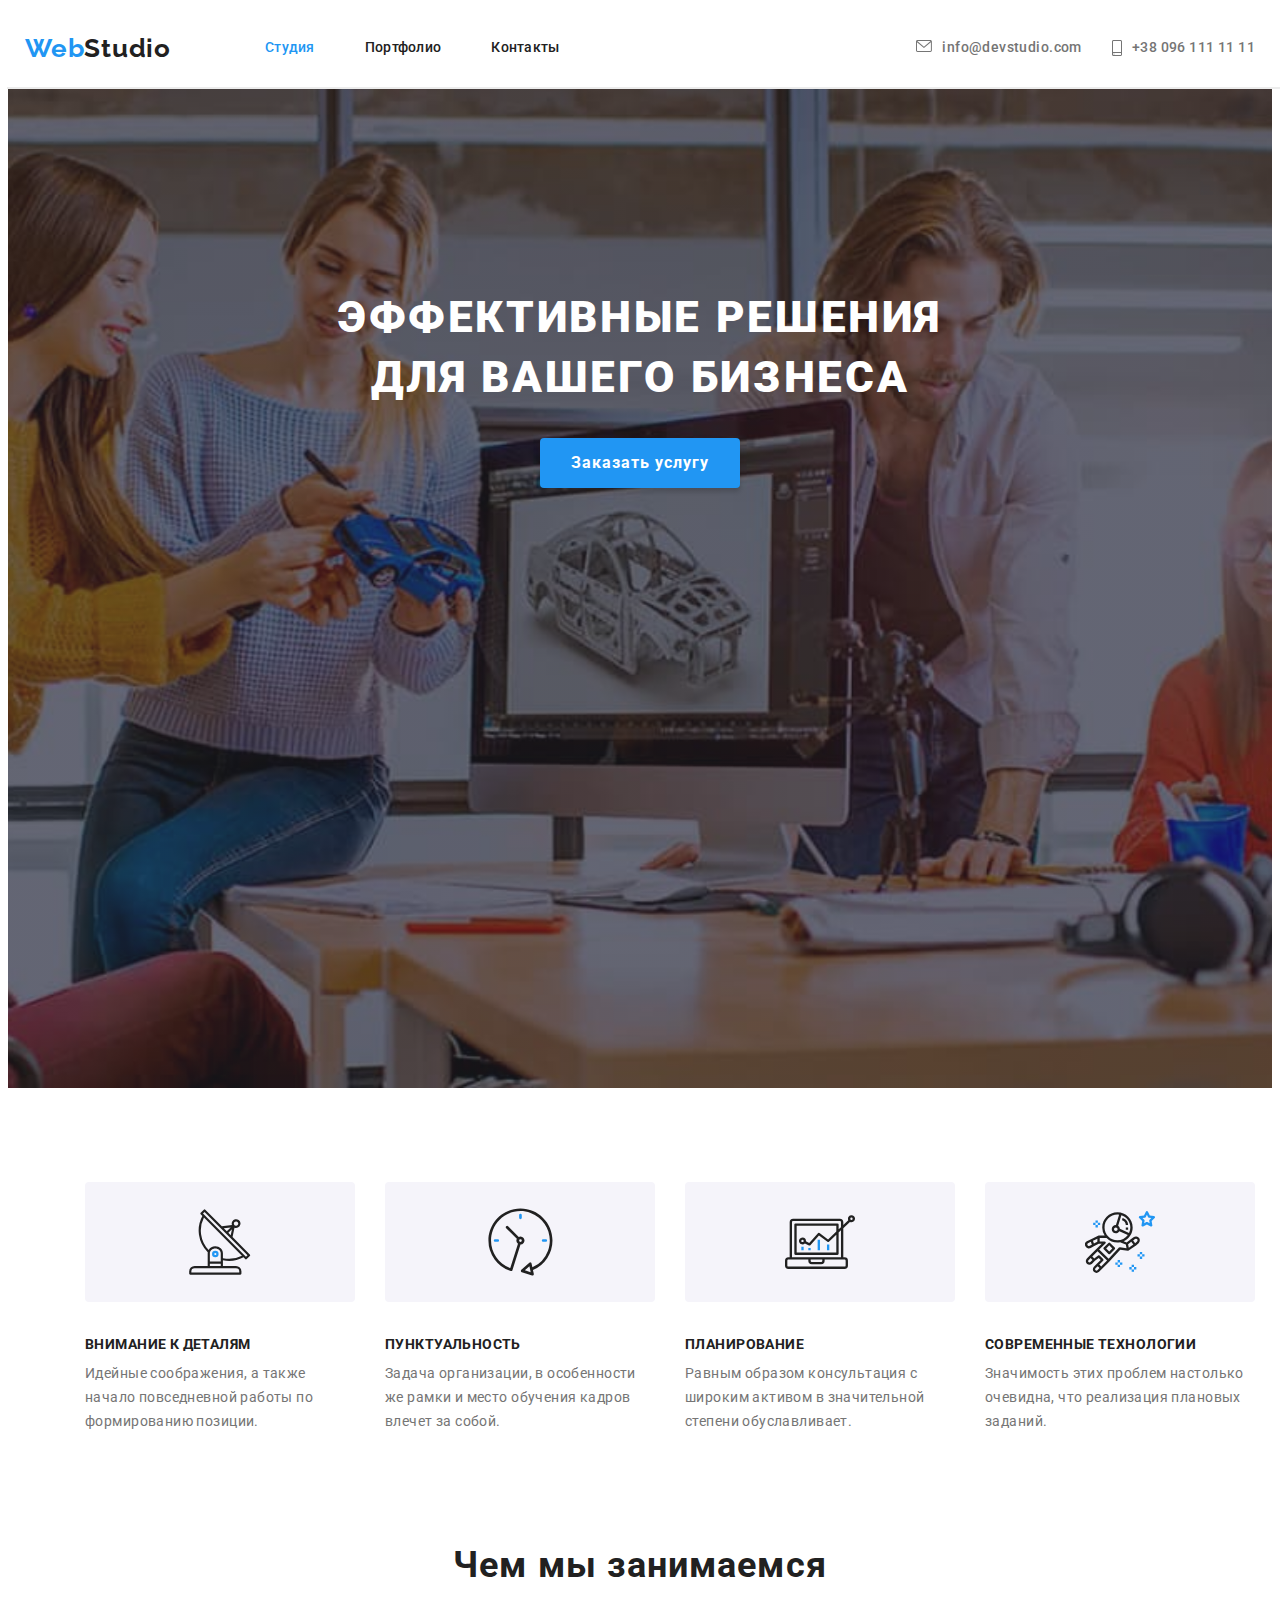
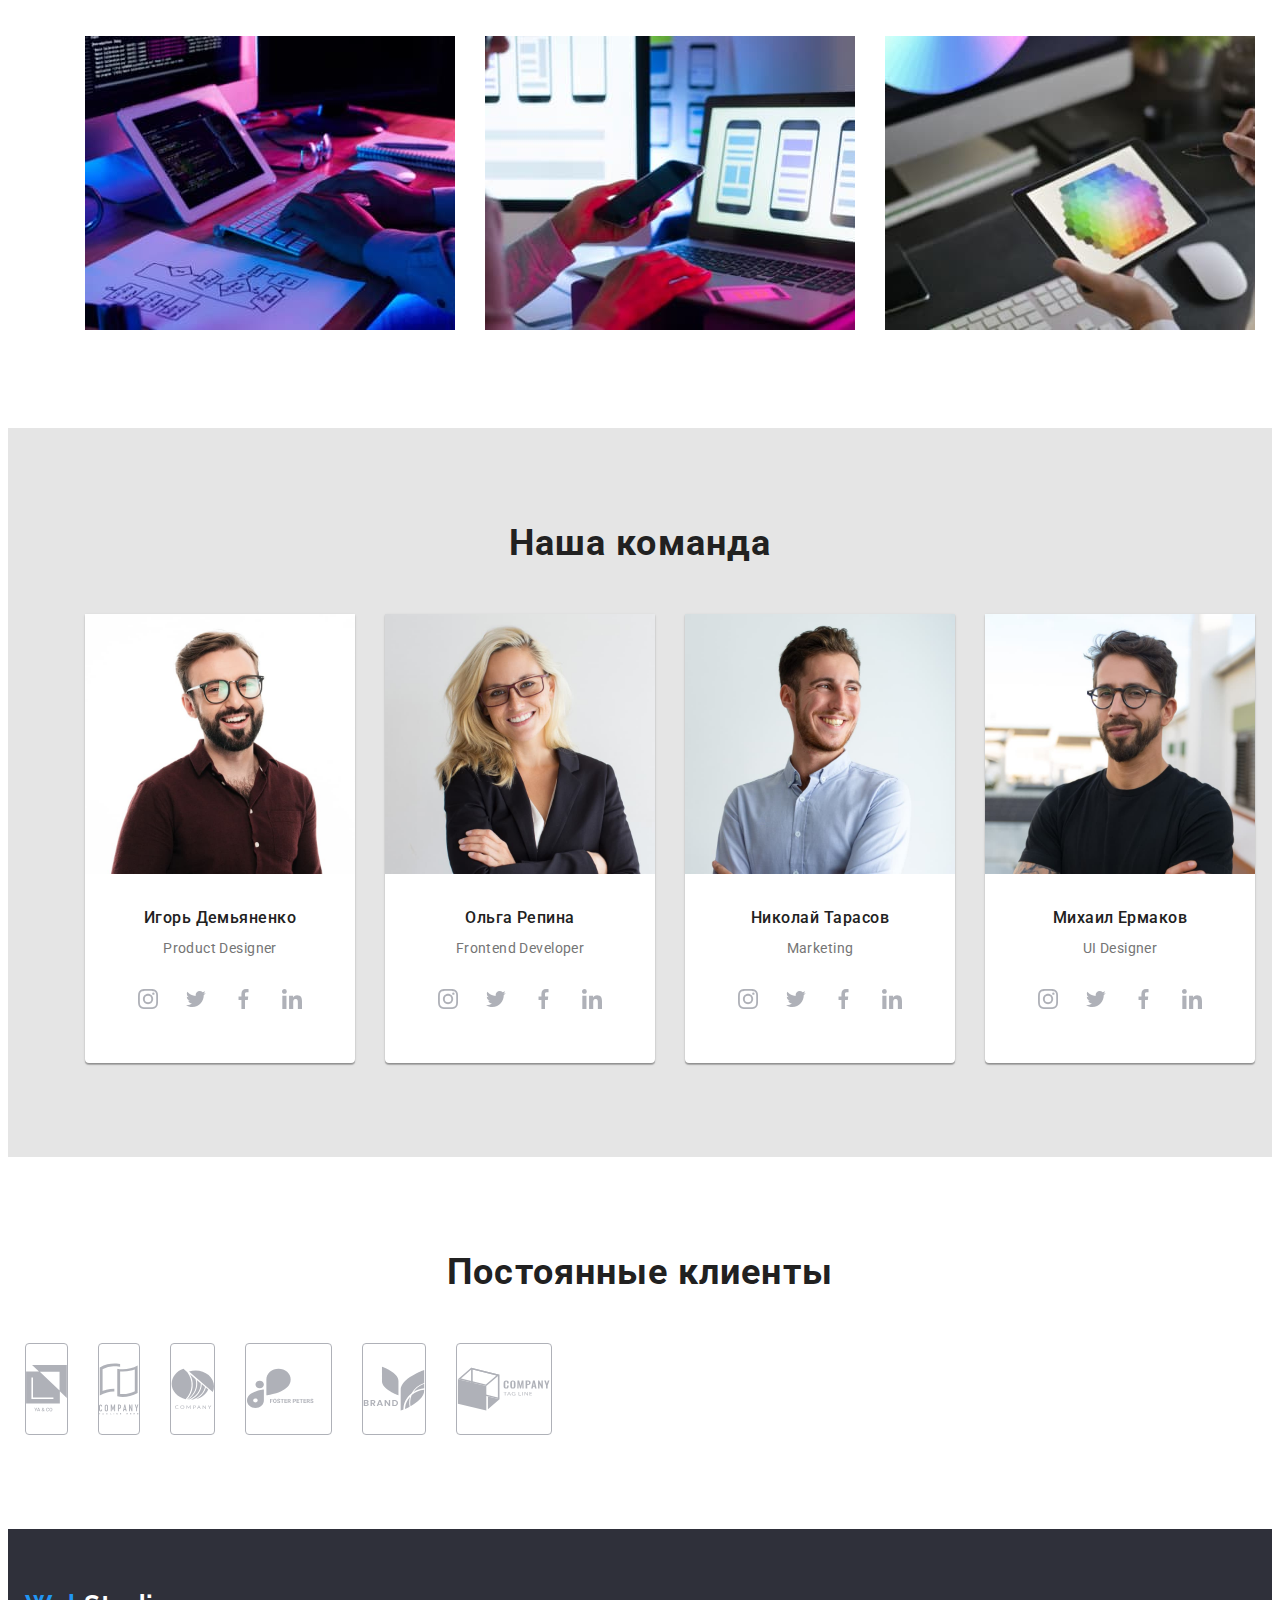
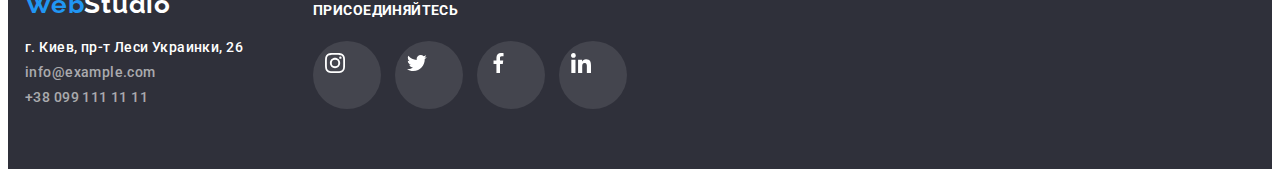
<file: index.html>
<!DOCTYPE html>
<html lang="en">

<head>
    <meta charset="UTF-8">
    <meta http-equiv="X-UA-Compatible" content="IE=edge">
    <meta name="viewport" content="width=device-width, initial-scale=1.0">
    <title>markup-hw-04</title>
    <link rel="stylesheet" href="https://cdnjs.cloudflare.com/ajax/libs/modern-normalize/1.1.0/modern-normalize.min.css"
        integrity="sha512-wpPYUAdjBVSE4KJnH1VR1HeZfpl1ub8YT/NKx4PuQ5NmX2tKuGu6U/JRp5y+Y8XG2tV+wKQpNHVUX03MfMFn9Q=="
        crossorigin="anonymous" referrerpolicy="no-referrer" />
    <link rel="preconnect" href="https://fonts.googleapis.com">
    <link rel="preconnect" href="https://fonts.gstatic.com" crossorigin>
    <link
        href="https://fonts.googleapis.com/css2?family=Raleway:wght@700&family=Roboto:wght@400;500;700;900&display=swap"
        rel="stylesheet">
    <link rel="stylesheet" href="./css/styles.css">
</head>

<body>
    <!--Хэд с навигацией-->
    <header class="page-header">
        <div class="container content no-mb">
            <nav class="head-nav">
                <a href="./index.html" class="logo"><span>Web</span>Studio</a>
                <ul class="site-nav list">
                    <li><a href="./index.html" class="link current">Студия</a></li>
                    <li><a href="./portfolio.html" class="link">Портфолио</a></li>
                    <li><a href="" class="link">Контакты</a></li>
                </ul>
            </nav>
            <ul class="contact-link">
                <li>
                    <a href="mailto:info@devstudio.com" class="contact">
                        <!-- <div class="svg-icon"> -->
                            <svg class="svgicon" width="16" height="12">
                                <use href="./images/symbol-defs.svg#icon-envelope-hover"></use>
                            </svg>
                        <!-- </div> -->
                        info@devstudio.com
                    </a>
                </li>
                <li>
                    <a href="totel:+380961111111" class="contact">
                        <!-- <div class="svg-icon"> -->
                            <svg class="svgicon" width="10" height="16">
                                <use href="./images/symbol-defs.svg#icon-smartphone"></use>
                            </svg>
                        <!-- </div> -->
                        +38 096 111 11 11
                    </a>
                </li>
            </ul>
        </div>
    </header>
    <!--Уникальное содержание страницы-->
    <main>
        <!--Герой пэйджа-->
        <section class="section hero-list overlay">
            <h1 class="hero-title">Эффективные решения для вашего бизнеса</h1>
            <button type="button" class="button primary">Заказать услугу</button>
        </section>
        <!--Конкурентные преимущества-->
        <section class="section benefits">
            <div class="container content">
                <h2 class="section-title-benefits">Our advantages</h2>
                <ul class="feauter-list">
                    <li class="item">
                        <div class="static-svg">
                            <svg class="static-icon" width="65.32" height="70">
                                <use href="./images/symbol-defs.svg#icon-antenna"></use>
                            </svg>
                        </div>
                        <h3 class="feauter-title">Внимание к деталям</h3>
                        <p class="paragraph">Идейные соображения, а также начало повседневной работы по формированию
                            позиции.</p>
                    </li>
                    <li class="item">
                        <div class="static-svg">
                            <svg class="static-icon" width="66.96" height="70">
                                <use href="./images/symbol-defs.svg#icon-clock"></use>
                            </svg>
                        </div>
                        <h3 class="feauter-title">Пунктуальность</h3>
                        <p class="paragraph">Задача организации, в особенности же рамки и место обучения кадров влечет
                            за собой.</p>
                    </li>
                    <li class="item">
                        <div class="static-svg">
                            <svg class="static-icon" width="70" height="70">
                                <use href="./images/symbol-defs.svg#icon-diagram"></use>
                            </svg>
                        </div>
                        <h3 class="feauter-title">Планирование</h3>
                        <p class="paragraph">Равным образом консультация с широким активом в значительной
                            степени
                            обуславливает.</p>
                    </li>
                    <li class="item">
                        <div class="static-svg">
                            <svg class="static-icon" width="70" height="70">
                                <use href="./images/symbol-defs.svg#icon-astronaut"></use>
                            </svg>
                        </div>
                        <h3 class="feauter-title">Современные технологии</h3>
                        <p class="paragraph">Значимость этих проблем настолько очевидна, что реализация плановых
                            заданий.</p>
                    </li>
                </ul>
            </div>
        </section>
        <!--Наши роботы-->
        <section class="section">
            <div class="container content">
                <h2 class="section-title">Чем мы занимаемся</h2>
                <ul class="work-list">
                    <li class="item">
                        <img src="./images/working-dev-space.jpg" width="370" alt="Repyna's working space">
                    </li>
                    <li class="item">
                        <img src="./images/working-market-place.jpg" width="370" alt="Ermakov's working space">
                    </li>
                    <li class="item">
                        <img src="./images/working-design-place.jpg" width="370" alt="Demyanenko's working space">
                    </li>
                </ul>
            </div>
        </section>
        <!--Команда студии-->
        <section class="section contact-list">
            <div class="container content team-space">
                <h2 class="section-title team">Наша команда</h2>
                <ul class="team-list">
                    <li class="item">
                        <img class="team-photo" src="./images/demyanenko.jpg" width="270" alt="Игорь Демьяненко">
                        <h3 class="team-member">Игорь Демьяненко</h3>
                        <p class="paragraph ">Product Designer</p>
                        <div class="social">
                            <a href="" class="social-link">
                                <svg class="social-icon" width="20" height="20">
                                    <use href="./images/symbol-defs.svg#icon-instagram"></use>
                                </svg>
                            </a>
                            <a href="" class="social-link">
                                <svg class="social-icon" width="20" height="20">
                                    <use href="./images/symbol-defs.svg#icon-twitter"></use>
                                </svg>
                            </a>
                            <a href="" class="social-link">
                                <svg class="social-icon" width="20" height="20">
                                    <use href="./images/symbol-defs.svg#icon-facebook"></use>
                                </svg>
                            </a>
                            <a href="" class="social-link">
                                <svg class="social-icon" width="20" height="20">
                                    <use href="./images/symbol-defs.svg#icon-linkedin"></use>
                                </svg>
                            </a>
                        </div>
                    </li>
                    <li class="item">
                        <img class="team-photo" src="./images/repina.jpg" width="270" alt="Ольга Репина">
                        <h3 class="team-member">Ольга Репина</h3>
                        <p class="paragraph">Frontend Developer</p>
                        <div class="social">
                            <a href="" class="social-link">
                                <svg class="social-icon" width="20" height="20">
                                    <use href="./images/symbol-defs.svg#icon-instagram"></use>
                                </svg>
                            </a>
                            <a href="" class="social-link">
                                <svg class="social-icon" width="20" height="20">
                                    <use href="./images/symbol-defs.svg#icon-twitter"></use>
                                </svg>
                            </a>
                            <a href="" class="social-link">
                                <svg class="social-icon" width="20" height="20">
                                    <use href="./images/symbol-defs.svg#icon-facebook"></use>
                                </svg>
                            </a>
                            <a href="" class="social-link">
                                <svg class="social-icon" width="20" height="20">
                                    <use href="./images/symbol-defs.svg#icon-linkedin"></use>
                                </svg>
                            </a>
                        </div>
                    </li>
                    <li class="item">
                        <img class="team-photo" src="./images/tarasov.jpg" width="270" alt="Николай Тарасов">
                        <h3 class="team-member">Николай Тарасов</h3>
                        <p class="paragraph">Marketing</p>
                        <div class="social">
                            <a href="" class="social-link">
                                <svg class="social-icon" width="20" height="20">
                                    <use href="./images/symbol-defs.svg#icon-instagram"></use>
                                </svg>
                            </a>
                            <a href="" class="social-link">
                                <svg class="social-icon" width="20" height="20">
                                    <use href="./images/symbol-defs.svg#icon-twitter"></use>
                                </svg>
                            </a>
                            <a href="" class="social-link">
                                <svg class="social-icon" width="20" height="20">
                                    <use href="./images/symbol-defs.svg#icon-facebook"></use>
                                </svg>
                            </a>
                            <a href="" class="social-link">
                                <svg class="social-icon" width="20" height="20">
                                    <use href="./images/symbol-defs.svg#icon-linkedin"></use>
                                </svg>
                            </a>
                        </div>
                    </li>
                    <li class="item">
                        <img class="team-photo" src="./images/ermakov.jpg" width="270" alt="Михаил Ермаков">
                        <h3 class="team-member">Михаил Ермаков</h3>
                        <p class="paragraph">UI Designer</p>
                        <div class="social">
                            <a href="" class="social-link">
                                <svg class="social-icon" width="20" height="20">
                                    <use href="./images/symbol-defs.svg#icon-instagram"></use>
                                </svg>
                            </a>
                            <a href="" class="social-link">
                                <svg class="social-icon" width="20" height="20">
                                    <use href="./images/symbol-defs.svg#icon-twitter"></use>
                                </svg>
                            </a>
                            <a href="" class="social-link">
                                <svg class="social-icon" width="20" height="20">
                                    <use href="./images/symbol-defs.svg#icon-facebook"></use>
                                </svg>
                            </a>
                            <a href="" class="social-link">
                                <svg class="social-icon" width="20" height="20">
                                    <use href="./images/symbol-defs.svg#icon-linkedin"></use>
                                </svg>
                            </a>
                        </div>
                    </li>
                </ul>
            </div>
        </section>

        <section class="section">
            <div class="container">
                <h2 class="section-title">Постоянные клиенты</h2>
                <div class="company-collection">
                    <a href="/" class="company-logo">
                        <svg class="company-icon" width="41" height="46.7">
                            <use class="example" href="./images/symbol-defs.svg#icon-union"></use>
                        </svg>
                    </a>
                    <a href="/" class="company-logo">
                        <svg class="company-icon" width="40" height="52">
                            <use href="./images/symbol-defs.svg#icon-company-1"></use>
                        </svg>
                    </a>
                    <a href="/" class="company-logo">
                        <svg class="company-icon" width="43.46" height="41.18">
                            <use href="./images/symbol-defs.svg#icon-company-2"></use>
                        </svg>
                    </a>
                    <a href="/" class="company-logo">
                        <svg class="company-icon" width="84.44" height="40.62">
                            <use href="./images/symbol-defs.svg#icon-foster-peters"></use>
                        </svg>
                    </a>
                    <a href="/" class="company-logo">
                        <svg class="company-icon" width="62.54" height="45.43">
                            <use href="./images/symbol-defs.svg#icon-brand"></use>
                        </svg>
                    </a>
                    <a href="/" class="company-logo">
                        <svg class="company-icon" width="93.79" height="43.93">
                            <use href="./images/symbol-defs.svg#icon-company-tag-line"></use>
                        </svg>
                    </a>
                </div>
            </div>


        </section>
    </main>
    <!--Футер-->
    <footer class="footer">
        <section class="container">
        <div class="no-flex">
            
            <address>
                <h2>
                    <a href="./index.html" class="logo foot">
                        <span>Web</span>Studio </a>
                </h2>
                <ul class="contact-link no-flex">
                    <li class="footer-li">
                        <a class="foot-link street">г. Киев, пр-т Леси Украинки, 26</a>
                    </li>
                    <li class="footer-li">
                        <a href="mailto:info@example.com" class="foot-link contact">info@example.com</a>
                    </li>
                    <li class="footer-li">
                        <a href="tel:+380991111111" class="foot-link contact">+38 099 111 11 11</a>
                    </li>
                </ul>
            </address>
        </div>

        <div class="no-flex icon social">
            <h3>Присоединяйтесь</h3>
                <a href="" class="foot-social-link">
                    <svg class="social-icon" width="20" height="20">
                        <use href="./images/symbol-defs.svg#icon-instagram"></use>
                    </svg>
                </a>
                <a href="" class="foot-social-link">
                <svg class="social-icon" width="20" height="20">
                    <use href="./images/symbol-defs.svg#icon-twitter"></use>
                </svg>
                </a>
                <a href="" class="foot-social-link">
                    <svg class="social-icon" width="20" height="20">
                        <use href="./images/symbol-defs.svg#icon-facebook"></use>
                    </svg>
                </a>
                <a href="" class="foot-social-link">
                    <svg class="social-icon" width="20" height="20">
                        <use href="./images/symbol-defs.svg#icon-linkedin"></use>
                    </svg>
                </a>
        </div>
    </section>
    </footer>

</body>

</html>
</file>
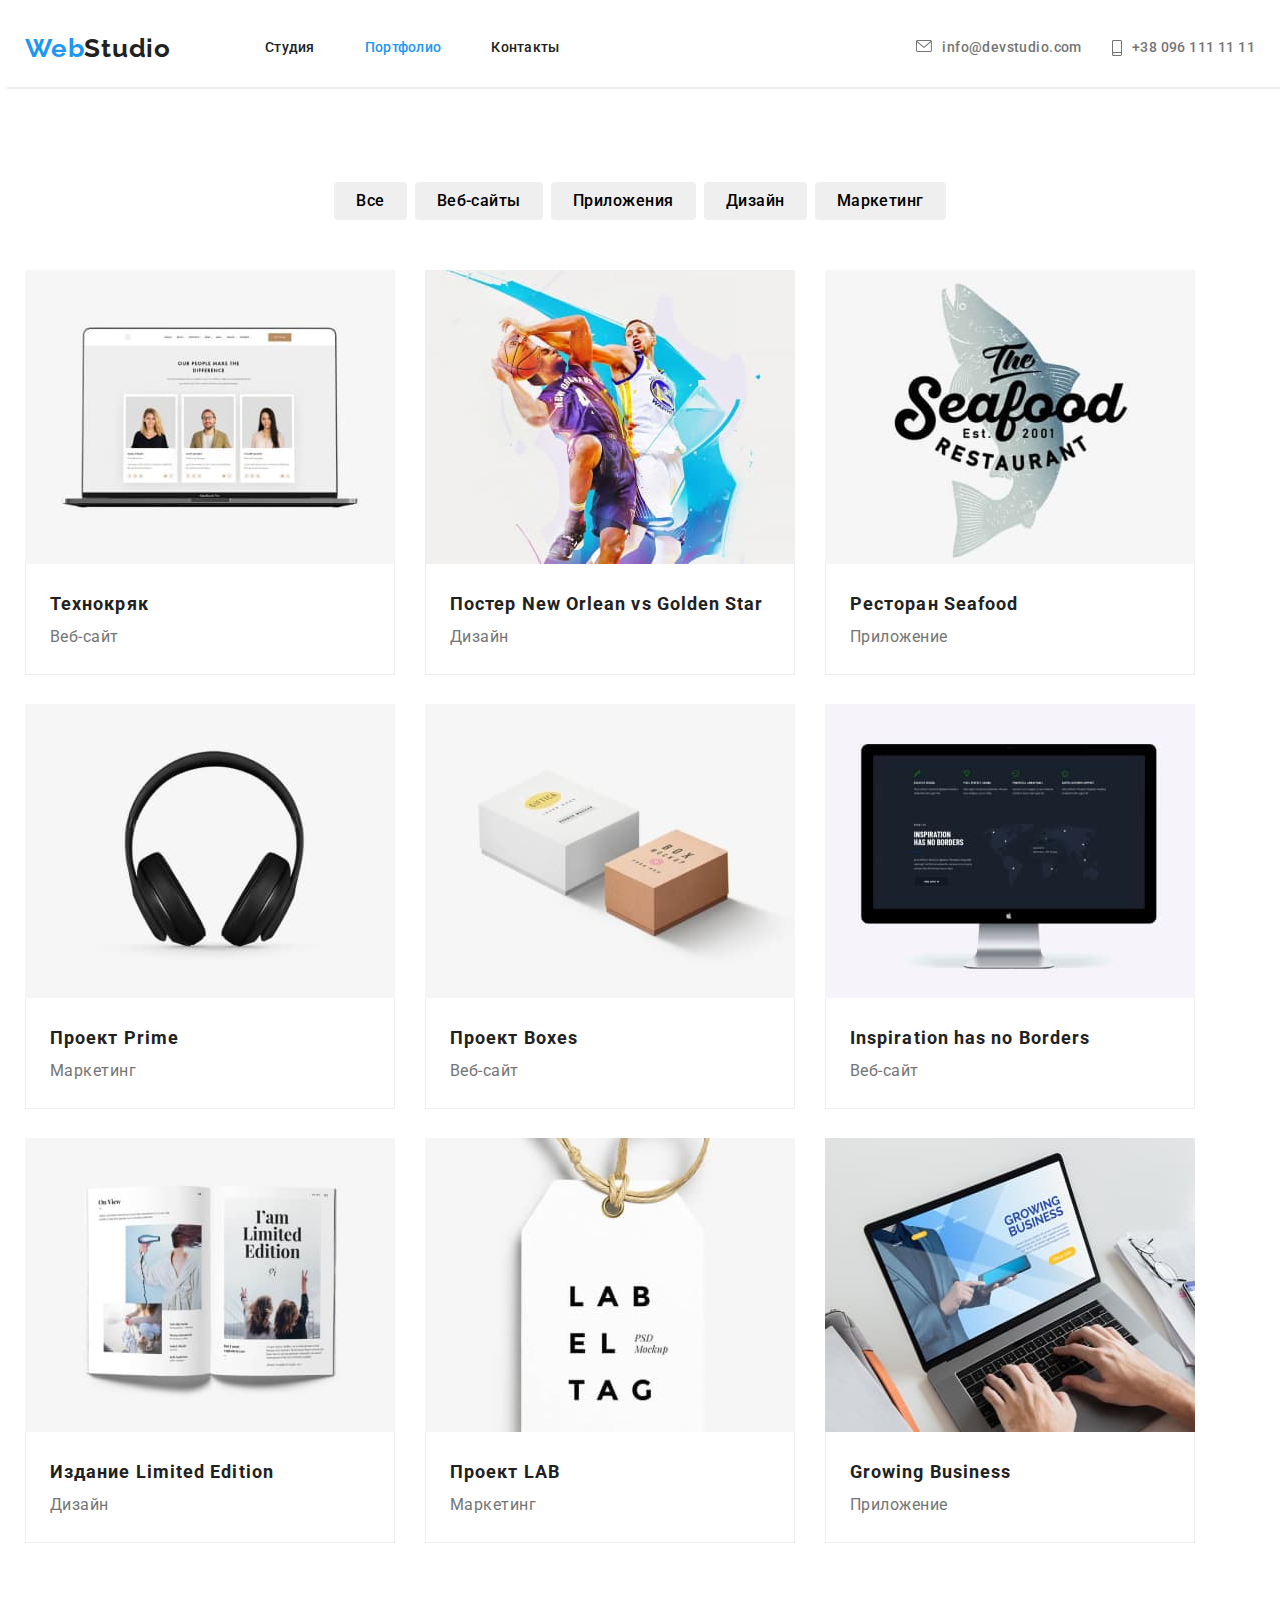
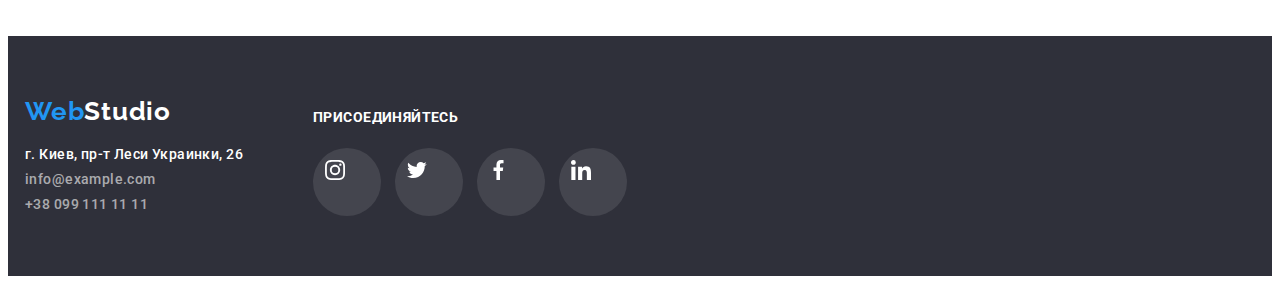
<file: portfolio.html>
<!DOCTYPE html>
<html lang="en">

<head>
    <meta charset="UTF-8">
    <meta http-equiv="X-UA-Compatible" content="IE=edge">
    <meta name="viewport" content="width=device-width, initial-scale=1.0">
    <title>markup-hw-04</title>
    <link rel="stylesheet" href="https://cdnjs.cloudflare.com/ajax/libs/modern-normalize/1.1.0/modern-normalize.min.css"
        integrity="sha512-wpPYUAdjBVSE4KJnH1VR1HeZfpl1ub8YT/NKx4PuQ5NmX2tKuGu6U/JRp5y+Y8XG2tV+wKQpNHVUX03MfMFn9Q=="
        crossorigin="anonymous" referrerpolicy="no-referrer" />
    <link rel="preconnect" href="https://fonts.googleapis.com">
    <link rel="preconnect" href="https://fonts.gstatic.com" crossorigin>
    <link
        href="https://fonts.googleapis.com/css2?family=Raleway:wght@700&family=Roboto:wght@400;500;700;900&display=swap"
        rel="stylesheet">
    <link rel="stylesheet" href="./css/styles.css">
</head>

<body>
    <!--Шапка страницы c навигацией-->
    <header class="page-header">
        <div class="container content no-mb">
            <nav class="head-nav">
                <a href="./index.html" class="logo"><span>Web</span>Studio</a>
                <ul class="site-nav list">
                    <li><a href="./index.html" class="link">Студия</a></li>
                    <li><a href="./portfolio.html" class="link current">Портфолио</a></li>
                    <li><a href="" class="link">Контакты</a></li>
                </ul>
            </nav>
            <ul class="contact-link">
                <li>
                    <a href="mailto:info@devstudio.com" class="contact">
                        <!-- <div class="svg-icon"> -->
                            <svg class="svgicon" width="16" height="12">
                                <use href="./images/symbol-defs.svg#icon-envelope-hover"></use>
                            </svg>
                        <!-- </div> -->
                        info@devstudio.com
                    </a>
                </li>
                <li>
                    <a href="totel:+380961111111" class="contact">
                        <!-- <div class="svg-icon"> -->
                            <svg class="svgicon" width="10" height="16">
                                <use href="./images/symbol-defs.svg#icon-smartphone"></use>
                            </svg>
                        <!-- </div> -->
                        +38 096 111 11 11
                    </a>
                </li>
            </ul>
        </div>
    </header>

    <!--Уникальное содержание страницы-->
    <main>
        <section class="section">
            <div class="container button-list">
                <h1>Works example</h1>
                <ul class="buttons">
                    <li><button type="button" class="button secondary">Все</button></li>
                    <li><button type="button" class="button secondary">Веб-сайты</button></li>
                    <li><button type="button" class="button secondary"> Приложения</button></li>
                    <li><button type="button" class="button secondary">Дизайн</button></li>
                    <li><button type="button" class="button secondary">Маркетинг</button></li>
                </ul>
            </div>

            <div class="container content">
                <ul class="work-list project">
                    <li class="item">
                        <img class="img" src="./images/technokryak.jpg" width="370" alt="web-site">
                        <div class="item-describe">
                        <h2 class="title">Технокряк</h2>
                        <p class="group">Веб-сайт</p>
                        </div>
                    </li>
                    <li class="item">
                        <img class="img" src="./images/poster.jpg" width="370" alt="design">
                        <div class="item-describe">
                        <h2 class="title">Постер New Orlean vs Golden Star</h2>
                        <p class="group">Дизайн</p>
                        </div>
                    </li>
                    <li class="item">
                        <img class="img" src="./images/restaurant.jpg" width="370" alt="restaurant">
                        <div class="item-describe">
                        <h2 class="title">Ресторан Seafood</h2>
                        <p class="group">Приложение</p>
                        </div>
                    </li>
                    <li class="item">
                        <img class="img" src="./images/prime.jpg" width="370" alt="headphones">
                        <div class="item-describe">
                        <h2 class="title">Проект Prime</h2>
                        <p class="group">Маркетинг</p>
                        </div>
                    </li>
                    <li class="item">
                        <img class="img" src="./images/boxes.jpg" width="370" alt="boxes">
                        <div class="item-describe">
                            <h2 class="title">Проект Boxes</h2>
                            <p class="group">Веб-сайт</p>
                        </div>
                    </li>
                    <li class="item">
                        <img class="img" src="./images/desktop.jpg" width="370" alt="desktop">
                        <div class="item-describe">
                            <h2 class="title">Inspiration has no Borders</h2>
                        <p class="group">Веб-сайт</p>
                        </div>
                    </li>
                    <li class="item">
                        <img class="img" src="./images/limited-edition.jpg" width="370" alt="magazine">
                        <div class="item-describe">
                            <h2 class="title">Издание Limited Edition</h2>
                        <p class="group">Дизайн</p>
                        </div>
                    </li>
                    <li class="item">
                        <img class="img" src="./images/lab.jpg" width="370" alt="tag">
                        <div class="item-describe">
                            <h2 class="title">Проект LAB</h2>
                        <p class="group">Маркетинг</p>
                        </div>
                    </li>
                    <li class="item">
                        <img class="img" src="./images/laptop.jpg" width="370" alt="laptop">
                        <div class="item-describe">
                            <h2 class="title">Growing Business</h2>
                        <p class="group">Приложение</p>
                        </div>
                    </li>
                </ul>
            </div>
        </section>
    </main>

    <!--Футеp -->
    <footer class="footer">
        <section class="container">
        <div class="no-flex">
            
            <address>
                <h2>
                    <a href="./index.html" class="logo foot">
                        <span>Web</span>Studio </a>
                </h2>
                <ul class="contact-link no-flex">
                    <li class="footer-li">
                        <a class="foot-link street">г. Киев, пр-т Леси Украинки, 26</a>
                    </li>
                    <li class="footer-li">
                        <a href="mailto:info@example.com" class="foot-link contact">info@example.com</a>
                    </li>
                    <li class="footer-li">
                        <a href="tel:+380991111111" class="foot-link contact">+38 099 111 11 11</a>
                    </li>
                </ul>
            </address>
        </div>

        <div class="no-flex icon social">
            <h3>Присоединяйтесь</h3>
                <a href="" class="foot-social-link">
                    <svg class="social-icon" width="20" height="20">
                        <use href="./images/symbol-defs.svg#icon-instagram"></use>
                    </svg>
                </a>
                <a href="" class="foot-social-link">
                <svg class="social-icon" width="20" height="20">
                    <use href="./images/symbol-defs.svg#icon-twitter"></use>
                </svg>
                </a>
                <a href="" class="foot-social-link">
                    <svg class="social-icon" width="20" height="20">
                        <use href="./images/symbol-defs.svg#icon-facebook"></use>
                    </svg>
                </a>
                <a href="" class="foot-social-link">
                    <svg class="social-icon" width="20" height="20">
                        <use href="./images/symbol-defs.svg#icon-linkedin"></use>
                    </svg>
                </a>
        </div>
    </section>
    </footer>
</body>

</html>
</file>
<file: css/styles.css>
/*General*/
:root {
    --primary-text-color: #212121;
    --secondary-text-color: #757575;
    --accent-color: #2196F3;
    --background-color: #E5E5E5 ;
    --secondary-bg-color: #2F303A;
    --third-bg-color: #F5F4FA;
    --white-bg-color: #FFF;
    --icon-color: #AFB1B8;
    --header-border-color: #ECECEC;
    }
    
body {
    background: var(--white-bg-color);
    color: var(--primary-text-color);
    /* cursor:pointer; */
        
    font-family: 'Roboto', sans-serif;
}
        
h1,h2,h3,ul,p {
    margin-top:0;
    margin-bottom:0;
}
        
h2.section-title {
    margin-bottom:50px;
    
    font-weight: 700;
    font-size: 36px;
    line-height: 1.167;
    letter-spacing: 0.03em;
    text-align: center;
    
    color: #212121;
}

.section-title-benefits {
    display:none;
}
        
ul {
    padding-left: 0;
}
        
.section {
    padding-top: 94px;
    padding-bottom: 94px;
}
    
.section.benefits {
    padding-bottom: 0;
}
    
.img {
    display: block;
}
        
/*Header*/
.page-header {
    background-color: var(--white-bg-color);
}
        
.container {
    /*display:flex;*/
    padding: 0 15px;
    width:1230px;
    margin:0 auto;
    /*outline:1px solid tomato;*/
}
        
.head-nav {
    align-items:center;
}
        
.container.content{
    display:flex;
    flex-wrap:wrap;
    justify-content: center;
}
        
.page-header > .container.no-mb {
    margin-bottom: 0;
}
        
.page-header::after {
    position:absolute;
    content:'';
    display:block;
    width:100%;
    outline: 1px solid var(--header-border-color);
}
        
.content.team-space {
    margin-bottom: 0;
}
        
.container > nav {
    display:flex;
}
        
.container > h1 {
    display:none;
}
        
.logo {
    font-family: 'Raleway';
    font-style: normal;
    font-weight: 700;
    font-size: 26px;
    line-height: 1.19;
    letter-spacing: 0.03em;
    text-decoration: none;
        
    color: var(--primary-text-color);
}
        
span {
    color: var(--accent-color);
}
        
.logo:hover,
.logo:focus {
    color:var(--accent-color);
}
        
.site-nav,
.contact-link {
    display:flex;
        
    font-weight: 500;
    font-size: 14px;
    line-height: 1.14;
    letter-spacing: 0.02em;
    list-style-type: none;
    /* height:100%; */
}
        
.site-nav > li,
.content > .contact-link > li {
    padding: 32px 0;
    margin-left:30px;
}
        
.site-nav > li {
    margin-left:50px;
}
        
.border-underline {
    position:relative;
}
        
.border-underline::after {
    position:absolute;
    content: '';
    display:flex;
    width:100%;
    height:4px;
    bottom:0;
        
    border-radius: 2px;
    background-color:var(--accent-color);
}
        
.site-nav > li:first-child {
    margin-left:94px;
}
        
.contact-link > li:first-child {
    margin-left:0;
}
        
        
.contact {
    color: var(--secondary-text-color);
    text-decoration: none;
    display:flex;
}
        
.link {
    color: var(--primary-text-color);
    text-decoration: none;
}
    
.link:hover,
.link:focus,
.contact:hover,
.contact:focus,
.svgicon:hover,
.foot-link.street:hover,
.foot-link.street:focus,
.foot-link.contact:hover,
.foot-link.contact:focus {
    color:var(--accent-color);
}
        
.current {
    color: var(--accent-color);
}
        
.icon-email,
.icon-tel {
    display:inline-flex;
}
        
/*Hero of Page*/
.overlay {
    max-width: 1600px;
    height: 600px;
    margin-left: auto;
    margin-right: auto;
    padding-top: 200px;
    padding-bottom: 200px;
        
    background-image: linear-gradient(to right,
    rgba(47, 48, 58, 0.4), 
    rgba(47, 48, 58, 0.4)
    ), 
    url(../images/main-bgp.jpg);
    background-size: cover;
    background-repeat: no-repeat;
    background-position: center;
}
        
.hero-list {
    text-align: center;
        
    background-color: var(--secondary-bg-color);
    color: var(--white-bg-color);
}
.hero-title {
    max-width:700px;
    margin-top:0;
    margin-bottom:30px;
    margin-left: auto;
    margin-right:auto;
        
    font-weight: 900;
    font-size: 44px;
    line-height: 1.36;
        
    letter-spacing: 0.06em;
    text-transform: uppercase;
}
        
/*Advantages*/
.section-title {
    text-align: center;
    margin-bottom:10px;
}
        
.feauter-list,
.work-list,
.content > ul {
    list-style-type: none;
}
    
.content > ul {
    margin-left: auto;
}
        
.feauter-list,
.work-list,
.team-list {
    display:flex;
}
        
.work-list {
    /* margin-right: 30px; */
    flex-wrap: wrap;
}
        
.project > .item {
    height:404px;
    width: 370px;
    margin-bottom: 30px;
}
        
.feauter-list > .item,
.work-list > .item,
.team-list > .item {
    justify-content: space-between;
    margin-right:30px;
}

.project > .item:hover {
    cursor:pointer;

    box-shadow: 0px 1px 1px rgba(0, 0, 0, 0.12), 
    0px 4px 4px rgba(0, 0, 0, 0.06), 
    1px 4px 6px rgba(0, 0, 0, 0.16);
}
        
        
.feauter-list > .item:last-child,
.work-list > .item:nth-child(3n),
.team-list > .item:last-child {
    margin-right: 0;
}
        
.work-list>.item:nth-last-child(-n+3) {
    margin-bottom: 0;
}
        
.team-list > .item {
    text-align:center;
    background:var(--white-bg-color);
    /* material shadow v1 */
    box-shadow: 0px 1px 3px rgba(0, 0, 0, 0.12), 0px 1px 1px rgba(0, 0, 0, 0.14), 0px 2px 1px rgba(0, 0, 0, 0.2);
    border-radius: 0px 0px 4px 4px;
}
        
.item-describe {
    padding:22px 24px;
    
    border-left: 1px solid #EEE;
    border-right: 1px solid #EEE;
    border-bottom: 1px solid #EEE;
}
    
.feauter-title{
    margin-bottom: 10px;
        
    font-weight: 700;
    font-size: 14px;
    line-height: 1.143;
    letter-spacing: 0.03em;
    text-transform: uppercase;
}
        
.paragraph {
    margin-bottom: 16px;
    font-size: 14px;
    line-height: 1.71;
    letter-spacing: 0.03em;
        
    color: #757575;
}
        
.feauter-list .item {
    width:270px;
}
        
/*Work-List*/
        
/*Contact List*/
.contact-list {
    background-color:var(--background-color);
}
        
.team-member{
    margin-bottom: 10px;
    font-weight: 500;
    font-size: 16px;
    line-height: 1.188;
    /*text-align: center;*/
    letter-spacing: 0.03em;
}
        
.team-photo {
    margin-bottom: 30px;
}

/*Portfolio Works*/
.title {
    font-weight: 700;
    font-size: 18px;
    line-height: 2;
    letter-spacing: 0.06em;
}
            
.group {
    font-size: 16px;
    line-height: 1.88;
    letter-spacing: 0.03em;
    
    color: var(--secondary-text-color);
}    
        
/* .work-list > li > .img {
    margin-bottom: 20px;
} */
        
.work-list > li > .title {
    margin-bottom: 4px;
}
        
/*Button*/
.button{
    font-family:inherit;
    border-radius: 4px;
    border: 0;
    cursor:pointer;
}
        
.button-list {
    display: flex;
    justify-content: center;
    margin-bottom:50px;
}
        
.buttons {
    display: flex;
    list-style-type: none;
}

.buttons > li {
    padding-left:8px;
}
        
.buttons>li:first-child {
    padding-left:0;
}
        
.button.primary {
    width:200px;
    height:50px;
        
    font-weight: 700;
    font-size: 16px;
    line-height: 1.88;
    letter-spacing: 0.06em;
    color:var(--white-bg-color);
    background-color: var(--accent-color);
    
    box-shadow: 0px 4px 4px rgba(0, 0, 0, 0.15);
    border-radius: 4px;
}
        
.secondary {
    padding:6px 22px;
    
    font-weight: 500;
    font-size: 16px;
    text-align:center;
    line-height: 1.62;
    letter-spacing: 0.03em;
}
    
.secondary:hover,
.secondary:focus {
    background-color: var(--accent-color);
    color: var(--white-bg-color);
    box-shadow: 0px 3px 1px rgba(0, 0, 0, 0.1), 
    0px 1px 2px rgba(0, 0, 0, 0.08), 
    0px 2px 2px rgba(0, 0, 0, 0.12);
}
        
/*Footer*/
.contact-link {
    letter-spacing: 0.03em;

    display:flex;
}

.footer {
    background: var(--secondary-bg-color);

}
        
.no-flex {
    display:inline-block;
}

.no-flex.icon {
    margin-left:70px;
}

.no-flex.icon > h3 {
    font-weight: 700;
    font-size: 14px;
    line-height: 1.42;
    letter-spacing: 0.03em;

    text-transform: uppercase;
    color:var(--white-bg-color);

    padding-bottom:20px;
    padding-top:12px;
}
        
.footer >.container {
    padding-top: 60px;
    padding-bottom: 60px;
    display:flex;
}


address> h2 {
    margin-bottom: 20px;
}

.foot, 
.foot-link{
    color: white;
}
        
.foot-link.contact {
    color: rgba(255, 255, 255, 0.6);
}

address > .contact-link{
    font-style:normal;
}

.contact-link.no-flex > li {
    margin-bottom: 9px;
}

.contact-link > li:last-child {
    margin-bottom: 0;
}

/*SVG ICONs*/

/* .svg-icon, */
.static-svg,
.social{
    display:inline-block;
    padding-right: 10px;
    fill: currentColor;
}

.social {
    padding:0;
}

.static-svg {
    width:270px;
    height:120px;
    padding: 0;
    margin-bottom:30px;
    
    background: var(--third-bg-color);
    border-radius: 4px;
}
        
.static-icon {
    display:block;
    height: 100%;
    margin:auto;
    align-items: center;
}

.svgicon {
    fill:currentColor;
    margin-right:10px;
}

.svgicon:hover {
    fill:var(--accent-color);
}

.social-link {
    display:inline-block;
    width:44px;
    height:44px;
    margin-bottom:30px;
    padding-top:12px;

    list-style-type: none;
    text-decoration: none;
    border-radius:50%;

    fill:var(--icon-color);
}
        
.foot-social-link {
    display:inline-block;
    width:44px;
    height: 44px;
    padding:12px;

    list-style-type: none;
    text-decoration: none;
    border-radius:50%;

    fill:var(--white-bg-color);
    background-color:rgba(255, 255, 255, 0.1);
}
        
.foot-social-link:nth-last-child(-n+3) {
    margin-left:10px;
}
        
        
.foot-social-link:hover,
.social-icon:hover,
.social-link:hover {
    fill:var(--white-bg-color);
    background-color:var(--accent-color);
}
        
.company-collection {
    display:flex;
}
        
.company-logo {
    display:flex;
    width:calc((100%-150px)/6);
    height:92px;
    margin-right:30px;
    align-items: center;

    border: 1px solid #AFB1B8;
    box-sizing: border-box;
    border-radius: 4px;
    list-style-type: none;

    fill:var(--icon-color);
}
        
.company-icon {
    display:block;
    margin: 0 auto;
}

.company-logo:last-child {
    margin-right: 0;
}

.company-logo:hover {
    border: 1px solid var(--accent-color);
    fill: var(--accent-color);
}
</file>
